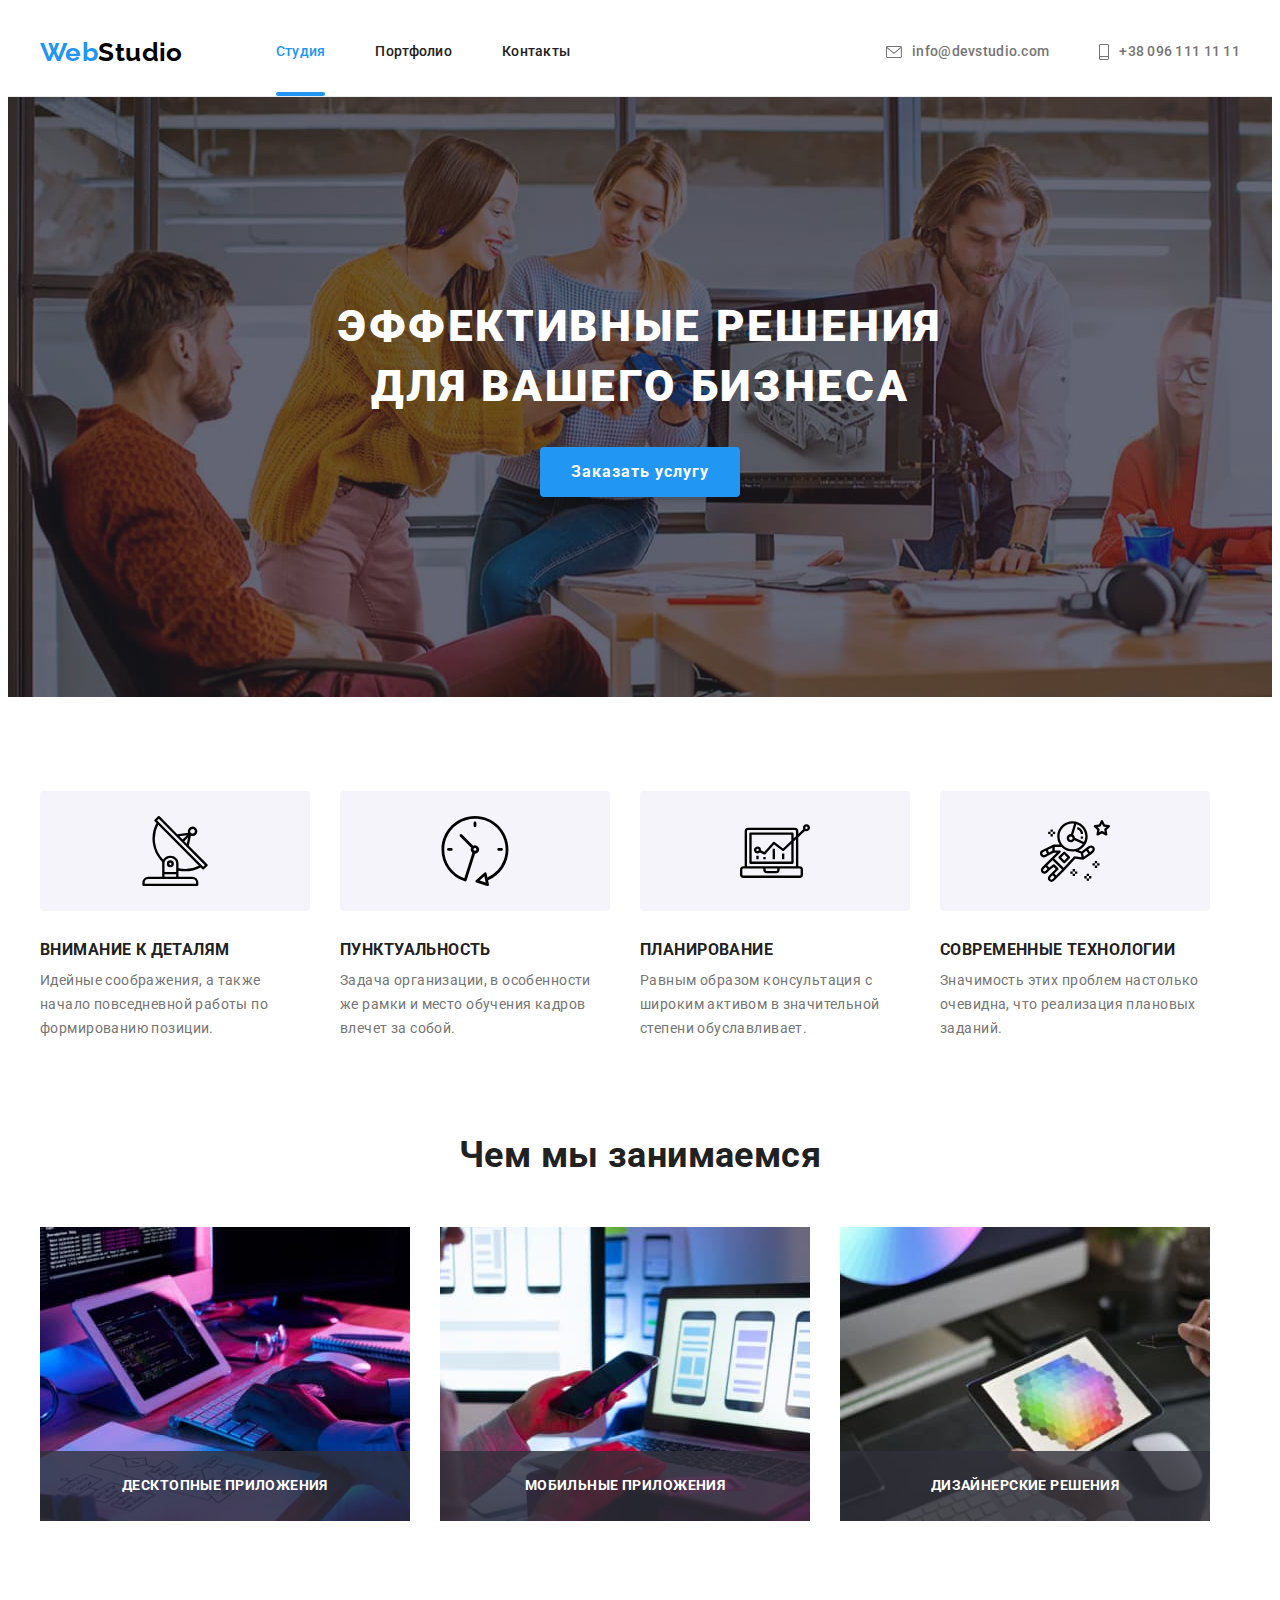
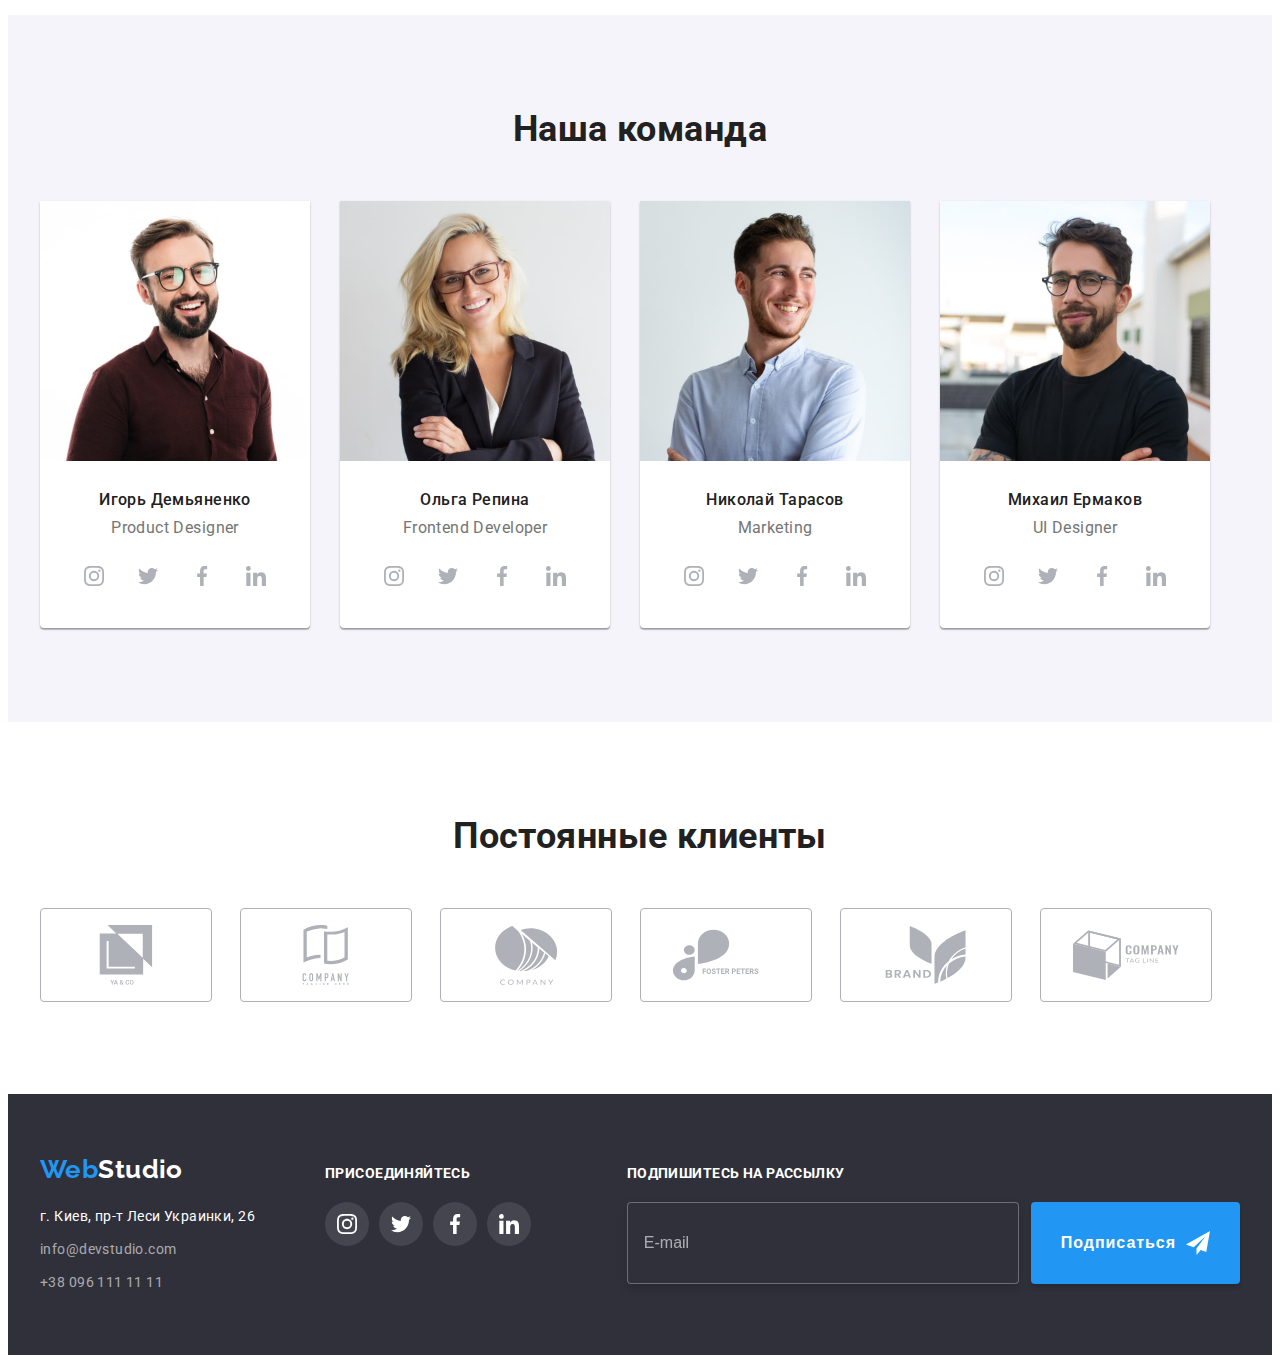
<file: index.html>
<!DOCTYPE html>
<html lang="ru">
  <head>
    <meta charset="UTF-8" />
    <meta http-equiv="X-UA-Compatible" content="IE=edge" />
    <meta name="viewport" content="width=device-width, initial-scale=1.0" />

    <link rel="preconnect" href="https://fonts.googleapis.com" />
    <link rel="preconnect" href="https://fonts.gstatic.com" crossorigin />
    <link
      href="https://fonts.googleapis.com/css2?family=Raleway:wght@700&family=Roboto:wght@400;500;700;900&display=swap"
      rel="stylesheet"
    />
    <link
      rel="stylesheet"
      href="https://cdnjs.cloudflare.com/ajax/libs/modern-normalize/1.1.0/modern-normalize.min.css"
      integrity="sha512-wpPYUAdjBVSE4KJnH1VR1HeZfpl1ub8YT/NKx4PuQ5NmX2tKuGu6U/JRp5y+Y8XG2tV+wKQpNHVUX03MfMFn9Q=="
      crossorigin="anonymous"
      referrerpolicy="no-referrer"
    />
    <link rel="stylesheet" href="./css/main.min.css" />
    <title>Студия</title>
  </head>
  <body>
    <!-- header -->
    <header class="page-header">
      <div class="container container--flex">
        <a class="logo" href="./index.html">Web<span class="logo__header">Studio</span></a>
        <nav class="site-nav">
          <ul class="site-nav__list">
            <li class="site-nav__item">
              <a class="site-nav__link site-nav__link--current" href="./index.html">Студия</a>
            </li>
            <li class="site-nav__item">
              <a class="site-nav__link" href="./portfolio.html">Портфолио</a>
            </li>
            <li class="site-nav__item"><a class="site-nav__link" href="/">Контакты</a></li>
          </ul>
        </nav>
        <ul class="contacts-nav">
          <li class="contacts-nav__item">
            <a class="contacts-nav__link" href="mailto:info@devstudio.com">
              <svg class="contacts-nav__icon" width="16" height="12">
                <use href="./images/icons.svg#envelope"></use>
              </svg>
              info@devstudio.com</a
            >
          </li>
          <li class="contacts-nav__item">
            <a class="contacts-nav__link" href="tel:+380961111111">
              <svg class="contacts-nav__icon" width="10" height="16">
                <use href="./images/icons.svg#smartphone"></use>
              </svg>
              +38 096 111 11 11</a
            >
          </li>
        </ul>
      </div>
    </header>
    <main>
      <!-- hero -->
      <section class="hero">
        <div class="container">
          <h1 class="hero__title">Эффективные решения для вашего бизнеса</h1>
          <button data-modal-open class="hero__button" type="button">Заказать услугу</button>
        </div>
      </section>
      <!-- Наши преимущества -->
      <section class="section">
        <div class="container">
          <h2 class="section__title section__title--visually-hidden">Наши преимущества</h2>
          <ul class="features">
            <li class="features__item">
              <div class="features__box">
                <svg class="features__icon" width="70" height="70">
                  <use href="./images/icons.svg#antenna"></use>
                </svg>
              </div>
              <h3 class="features__title">Внимание к деталям</h3>
              <p>
                Идейные соображения, а также начало повседневной работы по формированию позиции.
              </p>
            </li>
            <li class="features__item">
              <div class="features__box">
                <svg class="features__icon" width="70" height="70">
                  <use href="./images/icons.svg#clock"></use>
                </svg>
              </div>
              <h3 class="features__title">Пунктуальность</h3>
              <p>
                Задача организации, в особенности же рамки и место обучения кадров влечет за собой.
              </p>
            </li>
            <li class="features__item">
              <div class="features__box">
                <svg class="features__icon" width="70" height="70">
                  <use href="./images/icons.svg#diagram"></use>
                </svg>
              </div>
              <h3 class="features__title">Планирование</h3>
              <p>
                Равным образом консультация с широким активом в значительной степени обуславливает.
              </p>
            </li>
            <li class="features__item">
              <div class="features__box">
                <svg class="features__icon" width="70" height="70">
                  <use href="./images/icons.svg#astronaut"></use>
                </svg>
              </div>
              <h3 class="features__title">Современные технологии</h3>
              <p>Значимость этих проблем настолько очевидна, что реализация плановых заданий.</p>
            </li>
          </ul>
        </div>
      </section>
      <!-- Чем мы занимаемся -->
      <section class="section section--padding">
        <div class="container">
          <h2 class="section__title">Чем мы занимаемся</h2>
          <ul class="work-list">
            <li class="work-list__item">
              <img
                class="work-list__img"
                src="./images/box1.jpg"
                alt="Работа за компьютером"
                width="370"
              />
              <div class="work-list__tumb">
                <h3 class="work-list__header">Десктопные приложения</h3>
              </div>
            </li>
            <li class="work-list__item">
              <img src="./images/box2.jpg" alt="Работа с телефоном" width="370" />
              <div class="work-list__tumb">
                <h3 class="work-list__header">Мобильные приложения</h3>
              </div>
            </li>
            <li class="work-list__item">
              <img src="./images/box3.jpg" alt="Работа с планшетом" width="370" />
              <div class="work-list__tumb">
                <h3 class="work-list__header">Дизайнерские решения</h3>
              </div>
            </li>
          </ul>
        </div>
      </section>
      <!-- Наша команда -->
      <section class="section section--bgc">
        <div class="container">
          <h2 class="section__title">Наша команда</h2>
          <ul class="team-cards">
            <li class="team-cards__item">
              <img src="./images/ihor.jpg" alt="Игорь Демьяненко" width="270" />
              <div class="team-cards__tumb">
                <h3 class="team-cards__name">Игорь Демьяненко</h3>
                <p class="team-cards__pos" lang="en">Product Designer</p>
                <ul class="team-social">
                  <li class="team-social__item">
                    <a class="team-social__link" href="#">
                      <svg class="team-social__icon" width="20" height="20">
                        <use href="./images/icons.svg#instagram"></use>
                      </svg>
                    </a>
                  </li>
                  <li class="team-social__item">
                    <a class="team-social__link" href="#">
                      <svg class="team-social__icon" width="20" height="20">
                        <use href="./images/icons.svg#twitter"></use>
                      </svg>
                    </a>
                  </li>
                  <li class="team-social__item">
                    <a class="team-social__link" href="#">
                      <svg class="team-social__icon" width="20" height="20">
                        <use href="./images/icons.svg#facebook"></use>
                      </svg>
                    </a>
                  </li>
                  <li class="team-social__item">
                    <a class="team-social__link" href="#">
                      <svg class="team-social__icon" width="20" height="20">
                        <use href="./images/icons.svg#linkedin"></use>
                      </svg>
                    </a>
                  </li>
                </ul>
              </div>
            </li>
            <li class="team-cards__item">
              <img src="./images/olha.jpg" alt="Ольга Репина" width="270" />
              <div class="team-cards__tumb">
                <h3 class="team-cards__name">Ольга Репина</h3>
                <p class="team-cards__pos" lang="en">Frontend Developer</p>
                <ul class="team-social">
                  <li class="team-social__item">
                    <a class="team-social__link" href="#">
                      <svg class="team-social__icon" width="20" height="20">
                        <use href="./images/icons.svg#instagram"></use>
                      </svg>
                    </a>
                  </li>
                  <li class="team-social__item">
                    <a class="team-social__link" href="#">
                      <svg class="team-social__icon" width="20" height="20">
                        <use href="./images/icons.svg#twitter"></use>
                      </svg>
                    </a>
                  </li>
                  <li class="team-social__item">
                    <a class="team-social__link" href="#">
                      <svg class="team-social__icon" width="20" height="20">
                        <use href="./images/icons.svg#facebook"></use>
                      </svg>
                    </a>
                  </li>
                  <li class="team-social__item">
                    <a class="team-social__link" href="#">
                      <svg class="team-social__icon" width="20" height="20">
                        <use href="./images/icons.svg#linkedin"></use>
                      </svg>
                    </a>
                  </li>
                </ul>
              </div>
            </li>
            <li class="team-cards__item">
              <img src="./images/nikolai.jpg" alt="Николай Тарасов" width="270" />
              <div class="team-cards__tumb">
                <h3 class="team-cards__name">Николай Тарасов</h3>
                <p class="team-cards__pos" lang="en">Marketing</p>
                <ul class="team-social">
                  <li class="team-social__item">
                    <a class="team-social__link" href="#">
                      <svg class="team-social__icon" width="20" height="20">
                        <use href="./images/icons.svg#instagram"></use>
                      </svg>
                    </a>
                  </li>
                  <li class="team-social__item">
                    <a class="team-social__link" href="#">
                      <svg class="team-social__icon" width="20" height="20">
                        <use href="./images/icons.svg#twitter"></use>
                      </svg>
                    </a>
                  </li>
                  <li class="team-social__item">
                    <a class="team-social__link" href="#">
                      <svg class="team-social__icon" width="20" height="20">
                        <use href="./images/icons.svg#facebook"></use>
                      </svg>
                    </a>
                  </li>
                  <li class="team-social__item">
                    <a class="team-social__link" href="#">
                      <svg class="team-social__icon" width="20" height="20">
                        <use href="./images/icons.svg#linkedin"></use>
                      </svg>
                    </a>
                  </li>
                </ul>
              </div>
            </li>
            <li class="team-cards__item">
              <img src="./images/mihail.jpg" alt="Михаил Ермаков" width="270" />
              <div class="team-cards__tumb">
                <h3 class="team-cards__name">Михаил Ермаков</h3>
                <p class="team-cards__pos" lang="en">UI Designer</p>
                <ul class="team-social">
                  <li class="team-social__item">
                    <a class="team-social__link" href="#">
                      <svg class="team-social__icon" width="20" height="20">
                        <use href="./images/icons.svg#instagram"></use>
                      </svg>
                    </a>
                  </li>
                  <li class="team-social__item">
                    <a class="team-social__link" href="#">
                      <svg class="team-social__icon" width="20" height="20">
                        <use href="./images/icons.svg#twitter"></use>
                      </svg>
                    </a>
                  </li>
                  <li class="team-social__item">
                    <a class="team-social__link" href="#">
                      <svg class="team-social__icon" width="20" height="20">
                        <use href="./images/icons.svg#facebook"></use>
                      </svg>
                    </a>
                  </li>
                  <li class="team-social__item">
                    <a class="team-social__link" href="#">
                      <svg class="team-social__icon" width="20" height="20">
                        <use href="./images/icons.svg#linkedin"></use>
                      </svg>
                    </a>
                  </li>
                </ul>
              </div>
            </li>
          </ul>
        </div>
      </section>
      <!-- Постоянные клиенты -->
      <section class="section">
        <div class="container">
          <h2 class="section__title">Постоянные клиенты</h2>
          <ul class="clients">
            <li class="clients__item">
              <a class="clients__link" href="#">
                <svg class="clients__icon" width="106" height="60">
                  <use href="./images/icons.svg#yaco"></use>
                </svg>
              </a>
            </li>
            <li class="clients__item">
              <a class="clients__link" href="#">
                <svg class="clients__icon" width="106" height="60">
                  <use href="./images/icons.svg#taglinehere"></use>
                </svg>
              </a>
            </li>
            <li class="clients__item">
              <a class="clients__link" href="#">
                <svg class="clients__icon" width="106" height="60">
                  <use href="./images/icons.svg#company"></use>
                </svg>
              </a>
            </li>
            <li class="clients__item">
              <a class="clients__link" href="#">
                <svg class="clients__icon" width="106" height="60">
                  <use href="./images/icons.svg#fosterpeters"></use>
                </svg>
              </a>
            </li>
            <li class="clients__item">
              <a class="clients__link" href="#">
                <svg class="clients__icon" width="106" height="60">
                  <use href="./images/icons.svg#companybrand"></use>
                </svg>
              </a>
            </li>
            <li class="clients__item">
              <a class="clients__link" href="#">
                <svg class="clients__icon" width="106" height="60">
                  <use href="./images/icons.svg#tagline"></use>
                </svg>
              </a>
            </li>
          </ul>
        </div>
      </section>
    </main>
    <!-- footer -->
    <footer class="footer">
      <div class="container footer--container">
        <div class="footer-contacts">
          <a class="logo logo--margin" href="./index.html"
            >Web<span class="logo__footer">Studio</span></a
          >
          <address class="adress">
            <ul class="adress__list">
              <li class="adress__item">
                <a class="adress__link adress__link--color" href="#"
                  >г. Киев, пр-т Леси Украинки, 26</a
                >
              </li>
              <li class="adress__item">
                <a class="adress__link" href="mailto:info@devstudio.com">info@devstudio.com</a>
              </li>
              <li class="adress__item">
                <a class="adress__link" href="tel:+380961111111">+38 096 111 11 11</a>
              </li>
            </ul>
          </address>
        </div>
        <div class="footer-social">
          <h2 class="footer-title">Присоединяйтесь</h2>
          <ul class="footer-social__list">
            <li class="footer-social__item">
              <a class="footer-social__link" href="#">
                <svg class="footer-social__icon" width="20" height="20">
                  <use href="./images/icons.svg#instagram"></use>
                </svg>
              </a>
            </li>
            <li class="footer-social__item">
              <a class="footer-social__link" href="#">
                <svg class="footer-social__icon" width="20" height="20">
                  <use href="./images/icons.svg#twitter"></use>
                </svg>
              </a>
            </li>
            <li class="footer-social__item">
              <a class="footer-social__link" href="#">
                <svg class="footer-social__icon" width="20" height="20">
                  <use href="./images/icons.svg#facebook"></use>
                </svg>
              </a>
            </li>
            <li class="footer-social__item">
              <a class="footer-social__link" href="#">
                <svg class="footer-social__icon" width="20" height="20">
                  <use href="./images/icons.svg#linkedin"></use>
                </svg>
              </a>
            </li>
          </ul>
        </div>
        <div class="footer-subscribe">
          <h2 class="footer-title">Подпишитесь на рассылку</h2>
          <form class="footer-subscribe__form">
            <label class="footer-subscribe__label">
              <input
                class="footer-subscribe__input"
                type="email"
                name="footer-email"
                placeholder="E-mail"
              />
            </label>
            <button class="footer-subscribe__button" type="submit">
              Подписаться
              <svg class="footer-subscribe__icon" width="24" height="24">
                <use href="./images/icons.svg#iconsend"></use>
              </svg>
            </button>
          </form>
        </div>
      </div>
    </footer>
    <!-- Модальное окно -->
    <div data-modal class="backdrop is-hidden">
      <div class="modal">
        <button data-modal-close type="button" class="modal__button-close">
          <svg class="modal__icon-close" width="18" height="18">
            <use href="./images/icons.svg#close"></use>
          </svg>
        </button>
        <form class="modal__form">
          <h2 class="modal__title">Оставьте свои данные, мы вам перезвоним</h2>

          <label class="modal__label"
            >Имя
            <input type="username" name="name" class="modal__input" />
            <svg class="modal__icon" width="12" height="12">
              <use href="./images/icons.svg#usericon"></use>
            </svg>
          </label>

          <label class="modal__label"
            >Телефон
            <input type="tel" name="tel" class="modal__input" />

            <svg class="modal__icon" width="13" height="13">
              <use href="./images/icons.svg#userphone"></use>
            </svg>
          </label>

          <label class="modal__label"
            >Почта
            <input type="email" name="email" class="modal__input" />

            <svg class="modal__icon" width="15" height="12">
              <use href="./images/icons.svg#usermail"></use>
            </svg>
          </label>

          <label class="modal__label modal__label--margin">
            Комментарий
            <textarea
              class="modal__input modal__input-padding"
              name="comment"
              id="comment"
              rows="10"
              placeholder="Введите текст"
            ></textarea>
          </label>

          <label class="modal__checkbox">
            <input
              type="checkbox"
              name="checkbox"
              class="modal__checkbox-input modal__checkbox-input--visually-hidden"
            />
            <span class="modal__icon-empty">
              <svg class="modal__icon-ckeck" width="16" height="15">
                <use href="./images/icons.svg#icon-check"></use>
              </svg>
            </span>
            Соглашаюсь с рассылкой и принимаю &NonBreakingSpace;
            <a class="modal__link" href="#">Условия договора</a>
          </label>

          <button class="modal__button" type="submit">Отправить</button>
        </form>
      </div>
    </div>
    <script src="./js/modal.js"></script>
  </body>
</html>
</file>
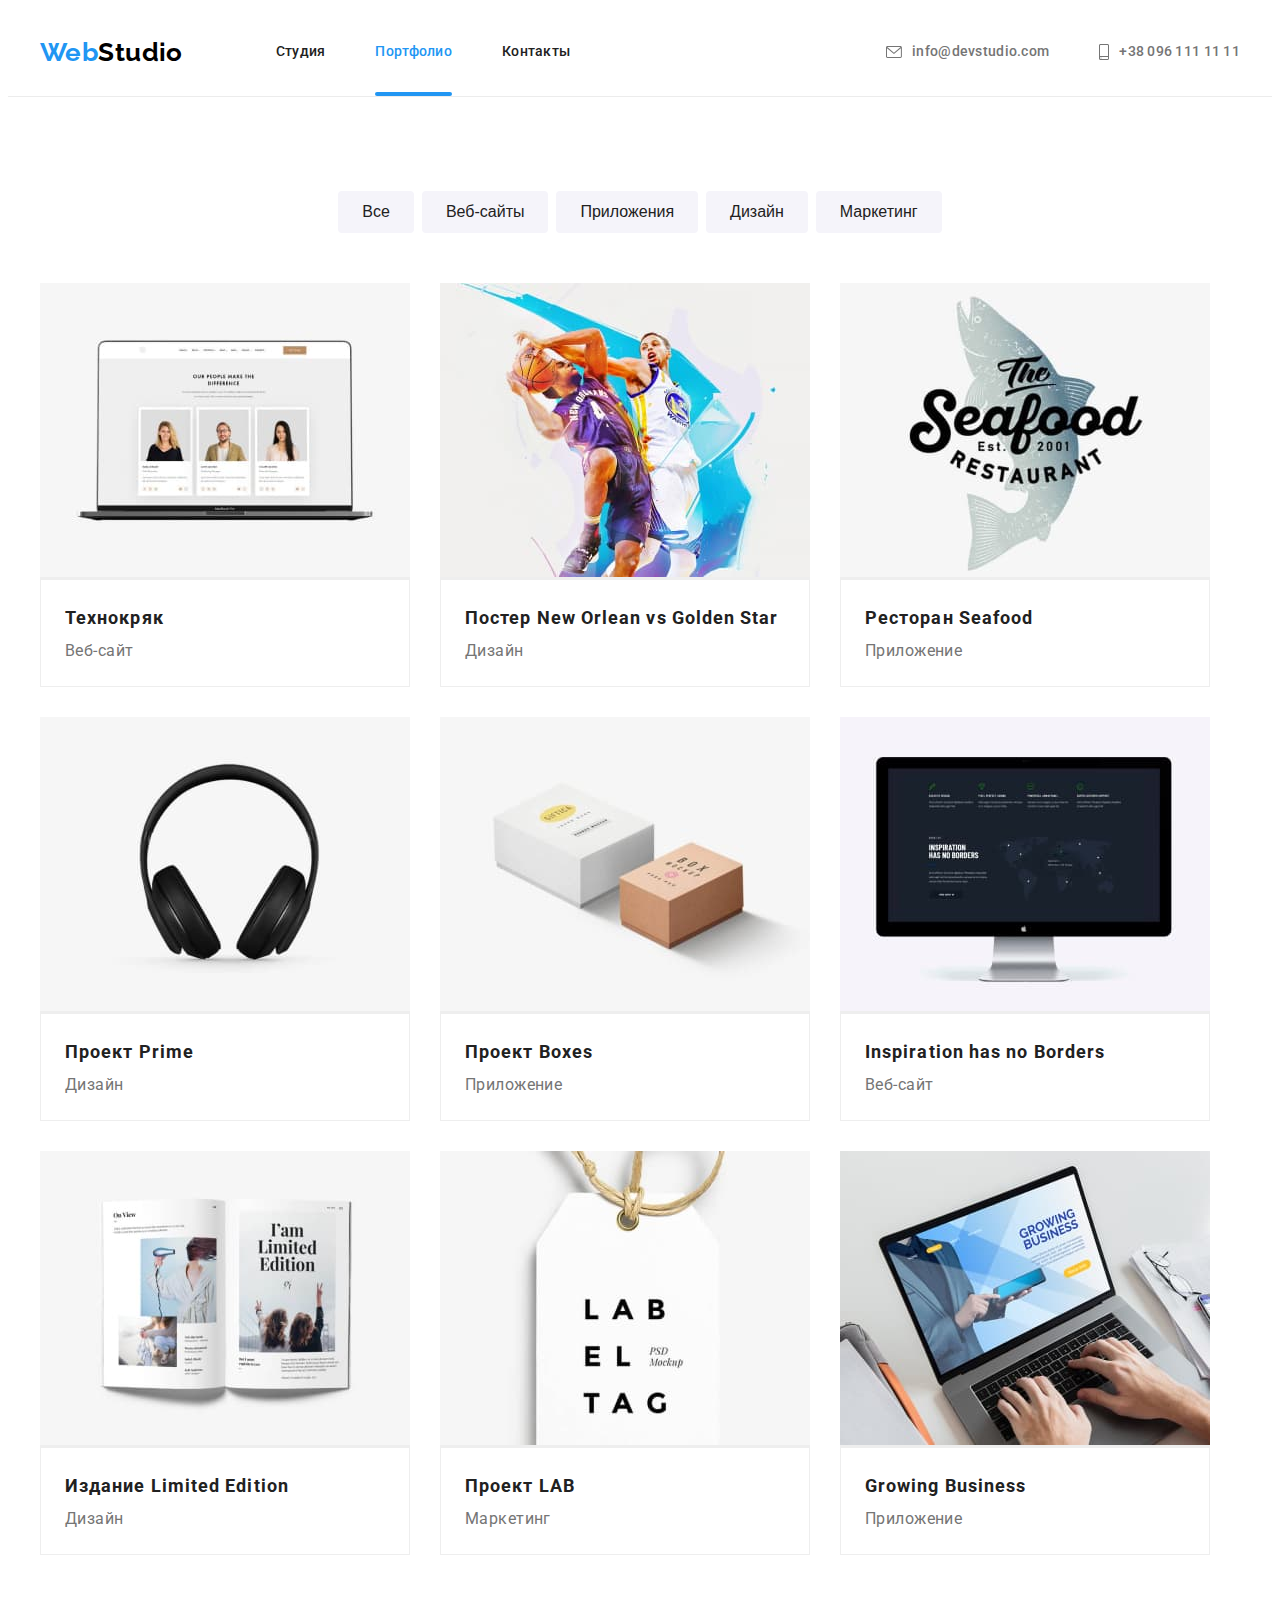
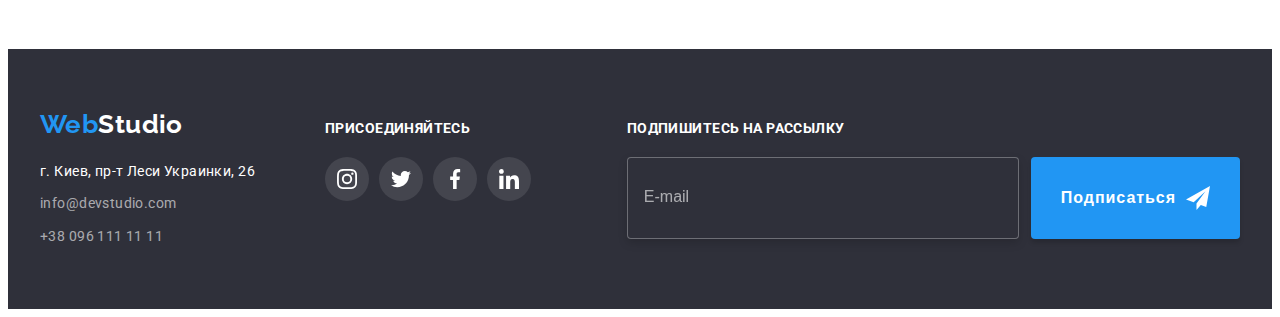
<file: portfolio.html>
<!DOCTYPE html>
<html lang="ru">
  <head>
    <meta charset="UTF-8" />
    <meta http-equiv="X-UA-Compatible" content="IE=edge" />
    <meta name="viewport" content="width=device-width, initial-scale=1.0" />
    <link rel="preconnect" href="https://fonts.googleapis.com" />
    <link rel="preconnect" href="https://fonts.gstatic.com" crossorigin />
    <link
      href="https://fonts.googleapis.com/css2?family=Raleway:wght@700&family=Roboto:wght@400;500;700;900&display=swap"
      rel="stylesheet"
    />
    <link
      rel="stylesheet"
      href="https://cdnjs.cloudflare.com/ajax/libs/modern-normalize/1.1.0/modern-normalize.min.css"
      integrity="sha512-wpPYUAdjBVSE4KJnH1VR1HeZfpl1ub8YT/NKx4PuQ5NmX2tKuGu6U/JRp5y+Y8XG2tV+wKQpNHVUX03MfMFn9Q=="
      crossorigin="anonymous"
      referrerpolicy="no-referrer"
    />
    <link rel="stylesheet" href="./css/main.min.css" />
    <title>Портфолио</title>
  </head>
  <body>
    <!-- header -->
    <header class="page-header">
      <div class="container container--flex">
        <a class="logo" href="./index.html">Web<span class="logo__header">Studio</span></a>
        <nav class="site-nav">
          <ul class="site-nav__list">
            <li class="site-nav__item">
              <a class="site-nav__link" href="./index.html">Студия</a>
            </li>
            <li class="site-nav__item">
              <a class="site-nav__link site-nav__link--current" href="./portfolio.html"
                >Портфолио</a
              >
            </li>
            <li class="site-nav__item"><a class="site-nav__link" href="/">Контакты</a></li>
          </ul>
        </nav>
        <ul class="contacts-nav">
          <li class="contacts-nav__item">
            <a class="contacts-nav__link" href="mailto:info@devstudio.com">
              <svg class="contacts-nav__icon" width="16" height="12">
                <use href="./images/icons.svg#envelope"></use>
              </svg>
              info@devstudio.com</a
            >
          </li>
          <li class="contacts-nav__item">
            <a class="contacts-nav__link" href="tel:+380961111111">
              <svg class="contacts-nav__icon" width="10" height="16">
                <use href="./images/icons.svg#smartphone"></use>
              </svg>
              +38 096 111 11 11</a
            >
          </li>
        </ul>
      </div>
    </header>
    <main>
      <!-- Фильтр наших работ -->
      <section class="section">
        <div class="container">
          <h1 class="section-title section-title--visually-hidden">Фильтр наших работ</h1>
          <ul class="filter">
            <li class="filter__item"><button class="filter__button" type="button">Все</button></li>
            <li class="filter__item">
              <button class="filter__button" type="button">Веб-сайты</button>
            </li>
            <li class="filter__item">
              <button class="filter__button" type="button">Приложения</button>
            </li>
            <li class="filter__item">
              <button class="filter__button" type="button">Дизайн</button>
            </li>
            <li class="filter__item">
              <button class="filter__button" type="button">Маркетинг</button>
            </li>
          </ul>
          <!-- Примеры работ -->
          <ul class="gallery">
            <li class="gallery__item">
              <a class="gallery__link" href="#">
                <div class="gallery__overlay">
                  <img
                    class="gallery__img"
                    src="./images/pimg1.jpg"
                    alt="Страница веб-сайта"
                    width="370"
                  />

                  <p class="gallery__overlay-text">
                    Технокряк это современная площадка распространения коронавируса. Компании
                    используют эту платформу для цифрового шпионажа и атак на защищённые сервера
                    конкурентов.
                  </p>
                </div>
                <div class="gallery__tumb">
                  <h2 class="gallery__title">Технокряк</h2>
                  <p class="gallery__text">Веб-сайт</p>
                </div>
              </a>
            </li>
            <li class="gallery__item">
              <a class="gallery__link" href="#">
                <div class="gallery__overlay">
                  <img
                    src="./images/pimg2.jpg"
                    alt="Постер New Orlean vs Golden Star"
                    width="370"
                  />
                  <p class="gallery__overlay-text">
                    Технокряк это современная площадка распространения коронавируса. Компании
                    используют эту платформу для цифрового шпионажа и атак на защищённые сервера
                    конкурентов.
                  </p>
                </div>
                <div class="gallery__tumb">
                  <h2 class="gallery__title">Постер New Orlean vs Golden Star</h2>
                  <p class="gallery__text">Дизайн</p>
                </div>
              </a>
            </li>
            <li class="gallery__item">
              <a class="gallery__link" href="#">
                <div class="gallery__overlay">
                  <img src="./images/pimg3.jpg" alt="Ресторан Seafood" width="370" />
                  <p class="gallery__overlay-text">
                    Технокряк это современная площадка распространения коронавируса. Компании
                    используют эту платформу для цифрового шпионажа и атак на защищённые сервера
                    конкурентов.
                  </p>
                </div>
                <div class="gallery__tumb">
                  <h2 class="gallery__title">Ресторан Seafood</h2>
                  <p class="gallery__text">Приложение</p>
                </div>
              </a>
            </li>
            <li class="gallery__item">
              <a class="gallery__link" href="#">
                <div class="gallery__overlay">
                  <img src="./images/pimg4.jpg" alt="Наушники" width="370" />
                  <p class="gallery__overlay-text">
                    Технокряк это современная площадка распространения коронавируса. Компании
                    используют эту платформу для цифрового шпионажа и атак на защищённые сервера
                    конкурентов.
                  </p>
                </div>
                <div class="gallery__tumb">
                  <h2 class="gallery__title">Проект Prime</h2>
                  <p class="gallery__text">Дизайн</p>
                </div>
              </a>
            </li>
            <li class="gallery__item">
              <a class="gallery__link" href="#">
                <div class="gallery__overlay">
                  <img src="./images/pimg5.jpg" alt="Белая и коричневая коробки" width="370" />
                  <p class="gallery__overlay-text">
                    Технокряк это современная площадка распространения коронавируса. Компании
                    используют эту платформу для цифрового шпионажа и атак на защищённые сервера
                    конкурентов.
                  </p>
                </div>
                <div class="gallery__tumb">
                  <h2 class="gallery__title">Проект Boxes</h2>
                  <p class="gallery__text">Приложение</p>
                </div>
              </a>
            </li>
            <li class="gallery__item">
              <a class="gallery__link" href="#">
                <div class="gallery__overlay">
                  <img
                    src="./images/pimg6.jpg"
                    alt="Страница сайта Inspiration has no Borders"
                    width="370"
                  />
                  <p class="gallery__overlay-text">
                    Технокряк это современная площадка распространения коронавируса. Компании
                    используют эту платформу для цифрового шпионажа и атак на защищённые сервера
                    конкурентов.
                  </p>
                </div>
                <div class="gallery__tumb">
                  <h2 class="gallery__title">Inspiration has no Borders</h2>
                  <p class="gallery__text">Веб-сайт</p>
                </div>
              </a>
            </li>
            <li class="gallery__item">
              <a class="gallery__link" href="#">
                <div class="gallery__overlay">
                  <img src="./images/pimg7.jpg" alt="Открытый журнал" width="370" />
                  <p class="gallery__overlay-text">
                    Технокряк это современная площадка распространения коронавируса. Компании
                    используют эту платформу для цифрового шпионажа и атак на защищённые сервера
                    конкурентов.
                  </p>
                </div>
                <div class="gallery__tumb">
                  <h2 class="gallery__title">Издание Limited Edition</h2>
                  <p class="gallery__text">Дизайн</p>
                </div>
              </a>
            </li>
            <li class="gallery__item">
              <a class="gallery__link" href="#">
                <div class="gallery__overlay">
                  <img src="./images/pimg8.jpg" alt="Брелок с надписью LAB EL TAG" width="370" />
                  <p class="gallery__overlay-text">
                    Технокряк это современная площадка распространения коронавируса. Компании
                    используют эту платформу для цифрового шпионажа и атак на защищённые сервера
                    конкурентов.
                  </p>
                </div>
                <div class="gallery__tumb">
                  <h2 class="gallery__title">Проект LAB</h2>
                  <p class="gallery__text">Маркетинг</p>
                </div>
              </a>
            </li>
            <li class="gallery__item">
              <a class="gallery__link" href="#">
                <div class="gallery__overlay">
                  <img
                    src="./images/pimg9.jpg"
                    alt="Открытый ноутбук со страницей Growing Business"
                    width="370"
                  />
                  <p class="gallery__overlay-text">
                    Технокряк это современная площадка распространения коронавируса. Компании
                    используют эту платформу для цифрового шпионажа и атак на защищённые сервера
                    конкурентов.
                  </p>
                </div>
                <div class="gallery__tumb">
                  <h2 class="gallery__title">Growing Business</h2>
                  <p class="gallery__text">Приложение</p>
                </div>
              </a>
            </li>
          </ul>
        </div>
      </section>
    </main>
    <!-- footer -->
    <footer class="footer">
      <div class="container footer--container">
        <div class="footer-contacts">
          <a class="logo logo--margin" href="./index.html"
            >Web<span class="logo__footer">Studio</span></a
          >
          <address class="adress">
            <ul class="adress__list">
              <li class="adress__item">
                <a class="adress__link adress__link--color" href="#"
                  >г. Киев, пр-т Леси Украинки, 26</a
                >
              </li>
              <li class="adress__item">
                <a class="adress__link" href="mailto:info@devstudio.com">info@devstudio.com</a>
              </li>
              <li class="adress__item">
                <a class="adress__link" href="tel:+380961111111">+38 096 111 11 11</a>
              </li>
            </ul>
          </address>
        </div>
        <div class="footer-social">
          <h2 class="footer-title">Присоединяйтесь</h2>
          <ul class="footer-social__list">
            <li class="footer-social__item">
              <a class="footer-social__link" href="#">
                <svg class="footer-social__icon" width="20" height="20">
                  <use href="./images/icons.svg#instagram"></use>
                </svg>
              </a>
            </li>
            <li class="footer-social__item">
              <a class="footer-social__link" href="#">
                <svg class="footer-social__icon" width="20" height="20">
                  <use href="./images/icons.svg#twitter"></use>
                </svg>
              </a>
            </li>
            <li class="footer-social__item">
              <a class="footer-social__link" href="#">
                <svg class="footer-social__icon" width="20" height="20">
                  <use href="./images/icons.svg#facebook"></use>
                </svg>
              </a>
            </li>
            <li class="footer-social__item">
              <a class="footer-social__link" href="#">
                <svg class="footer-social__icon" width="20" height="20">
                  <use href="./images/icons.svg#linkedin"></use>
                </svg>
              </a>
            </li>
          </ul>
        </div>
        <div class="footer-subscribe">
          <h2 class="footer-title">Подпишитесь на рассылку</h2>
          <form class="footer-subscribe__form">
            <label class="footer-subscribe__label">
              <input
                class="footer-subscribe__input"
                type="email"
                name="footer-email"
                placeholder="E-mail"
              />
            </label>
            <button class="footer-subscribe__button" type="submit">
              Подписаться
              <svg class="footer-subscribe__icon" width="24" height="24">
                <use href="./images/icons.svg#iconsend"></use>
              </svg>
            </button>
          </form>
        </div>
      </div>
    </footer>
  </body>
</html>
</file>
<file: css/main.min.css>
h1,h2,h3,p{margin-top:0;margin-bottom:0}a{text-decoration:none}ul{list-style-type:none;padding:0;margin:0}img{display:block;max-width:100%;height:auto}textarea{resize:none}body{font-family:Roboto, sans-serif;font-size:14px;line-height:1.71;letter-spacing:0.03em;color:#757575}.container{width:1200px;padding:0 15px;margin:0 auto}.section{padding:94px 0}.section__title{margin-bottom:50px;text-align:center;font-weight:700;font-size:36px;line-height:1.16;color:#212121}.page-header{border-bottom-width:1px;border-bottom-style:solid;border-bottom-color:#ececec}.container--flex{display:-webkit-box;display:-ms-flexbox;display:flex;-webkit-box-align:center;-ms-flex-align:center;align-items:center}.site-nav{margin-left:93px}.site-nav__list{display:-webkit-box;display:-ms-flexbox;display:flex}.site-nav__item{position:relative;display:block;padding-top:32px;padding-bottom:32px}.site-nav__item:not(:last-child){margin-right:50px}.site-nav__link:hover,.site-nav__link:focus{color:#2196f3}.site-nav__link{font-weight:500;line-height:1.14;letter-spacing:0.02em;color:#212121;-webkit-transition:color 250ms cubic-bezier(0.4, 0, 0.2, 1);transition:color 250ms cubic-bezier(0.4, 0, 0.2, 1)}.site-nav__link:hover,.site-nav__link:focus{color:#2196f3}.site-nav__link--current{color:#2196f3}.site-nav__link--current::after{position:absolute;bottom:0;content:'';display:block;width:100%;height:4px;border-radius:2px;background-color:#2196f3}.logo{font-family:Raleway;font-weight:700;font-size:26px;line-height:1.19;color:#2196f3}.logo__header{color:#000000}.contacts-nav{-webkit-box-pack:center;-ms-flex-pack:center;justify-content:center;display:-webkit-box;display:-ms-flexbox;display:flex;margin-left:auto}.contacts-nav__item:not(:last-child){margin-right:50px}.contacts-nav__link{display:-webkit-box;display:-ms-flexbox;display:flex;-webkit-box-align:center;-ms-flex-align:center;align-items:center;font-weight:500;line-height:1.14;letter-spacing:0.02em;color:#757575;-webkit-transition:color 250ms cubic-bezier(0.4, 0, 0.2, 1);transition:color 250ms cubic-bezier(0.4, 0, 0.2, 1)}.contacts-nav__link:hover,.contacts-nav__link:focus{color:#2196f3}.contacts-nav__icon{fill:currentColor;margin-right:10px}.hero{padding:200px 0;margin-left:auto;margin-right:auto;text-align:center;max-width:1600px;background-position:center;background-size:cover;background:#2f303a;background-image:-webkit-gradient(linear, left top, right top, from(rgba(47,48,58,0.4)), to(rgba(47,48,58,0.4))),url(../images/herobgc.jpg);background-image:linear-gradient(to right, rgba(47,48,58,0.4), rgba(47,48,58,0.4)),url(../images/herobgc.jpg)}.hero__title{margin-bottom:30px;margin-left:auto;margin-right:auto;width:696px;font-weight:900;font-size:44px;line-height:1.36;letter-spacing:0.06em;text-transform:uppercase;color:#fff}.hero__button{cursor:pointer;font-family:Roboto;font-weight:700;font-size:16px;line-height:1.87;letter-spacing:0.06em;color:#fff;min-width:200px;min-height:50px;background-color:#2196f3;-webkit-box-shadow:0px 4px 4px rgba(0,0,0,0.15);box-shadow:0px 4px 4px rgba(0,0,0,0.15);border-radius:4px;border-color:transparent}.features{display:-webkit-box;display:-ms-flexbox;display:flex}.features__item{width:270px}.features__item:not(:last-child){margin-right:30px}.features__box{display:-webkit-box;display:-ms-flexbox;display:flex;-webkit-box-align:center;-ms-flex-align:center;align-items:center;-webkit-box-pack:center;-ms-flex-pack:center;justify-content:center;height:120px;margin-bottom:30px;background-color:#f5f4fa;border-radius:4px}.features__title{margin-bottom:10px;font-weight:700;line-height:1.14;text-transform:uppercase;color:#212121}.section__title--visually-hidden{position:absolute;clip:rect(0 0 0 0);width:1px;height:1px;margin:-1px}.section--padding{padding-top:0}.work-list{display:-webkit-box;display:-ms-flexbox;display:flex}.work-list__item{position:relative}.work-list__item:not(:last-child){margin-right:30px}.work-list__tumb{display:-webkit-box;display:-ms-flexbox;display:flex;-webkit-box-pack:center;-ms-flex-pack:center;justify-content:center;-webkit-box-align:center;-ms-flex-align:center;align-items:center;position:absolute;bottom:0;width:370px;height:70px;background-color:rgba(47,48,58,0.8)}.work-list__header{font-size:14px;font-weight:700;line-height:1.14;text-transform:uppercase;color:#fff}.section--bgc{background-color:#f5f4fa}.team-cards{display:-webkit-box;display:-ms-flexbox;display:flex;text-align:center}.team-cards__item{background:#ffffff;-webkit-box-shadow:0px 1px 3px rgba(0,0,0,0.12),0px 1px 1px rgba(0,0,0,0.14),0px 2px 1px rgba(0,0,0,0.2);box-shadow:0px 1px 3px rgba(0,0,0,0.12),0px 1px 1px rgba(0,0,0,0.14),0px 2px 1px rgba(0,0,0,0.2);border-radius:0px 0px 4px 4px}.team-cards__item:not(:last-child){margin-right:30px}.team-cards__tumb{padding:30px 0}.team-social{display:-webkit-box;display:-ms-flexbox;display:flex;-webkit-box-pack:center;-ms-flex-pack:center;justify-content:center}.team-social__item:not(:last-child){margin-right:10px}.team-social__link{display:-webkit-box;display:-ms-flexbox;display:flex;-webkit-box-pack:center;-ms-flex-pack:center;justify-content:center;-webkit-box-align:center;-ms-flex-align:center;align-items:center;width:44px;height:44px;border-radius:50%;color:#afb1b8;background-color:#fff;-webkit-transition:color 250ms cubic-bezier(0.4, 0, 0.2, 1),background-color 250ms cubic-bezier(0.4, 0, 0.2, 1);transition:color 250ms cubic-bezier(0.4, 0, 0.2, 1),background-color 250ms cubic-bezier(0.4, 0, 0.2, 1)}.team-social__link:focus,.team-social__link:hover{color:#fff;background-color:#2196f3}.team-social__icon{fill:currentColor}.team-cards__name{margin-bottom:10px;font-weight:500;font-size:16px;line-height:1.18;color:#212121}.team-cards__pos{font-size:16px;line-height:1.18;margin-bottom:16px}.clients{display:-webkit-box;display:-ms-flexbox;display:flex}.clients__item{width:170px;height:92px}.clients__item:not(:last-child){margin-right:30px}.clients__link{display:-webkit-box;display:-ms-flexbox;display:flex;-webkit-box-pack:center;-ms-flex-pack:center;justify-content:center;-webkit-box-align:center;-ms-flex-align:center;align-items:center;width:100%;height:100%;border-radius:4px;border:1px solid #afb1b8;color:#afb1b8;-webkit-transition:color 250ms cubic-bezier(0.4, 0, 0.2, 1),border-color 250ms cubic-bezier(0.4, 0, 0.2, 1);transition:color 250ms cubic-bezier(0.4, 0, 0.2, 1),border-color 250ms cubic-bezier(0.4, 0, 0.2, 1)}.clients__link:hover,.clients__link:focus{color:#2196f3;border-color:#2196f3}.clients__icon{fill:currentColor}.footer{padding:60px 0;background:#2f303a}.footer--container{display:-webkit-box;display:-ms-flexbox;display:flex;-webkit-box-align:baseline;-ms-flex-align:baseline;align-items:baseline}.footer-title{margin-bottom:20px;font-weight:700;font-size:14px;line-height:1.14;text-transform:uppercase;color:#fff}.logo__footer{color:#fff}.logo--margin{display:block;margin-bottom:20px}.footer-contacts{margin-right:70px}.adress{font-style:normal}.adress__link{-webkit-transition:color 250ms cubic-bezier(0.4, 0, 0.2, 1);transition:color 250ms cubic-bezier(0.4, 0, 0.2, 1);color:rgba(255,255,255,0.6)}.adress__link:focus,.adress__link:hover{color:#2196f3}.adress__link--color{color:#fff}.adress__item:not(:last-child){margin-bottom:9px}.footer-social__list{display:-webkit-box;display:-ms-flexbox;display:flex}.footer-social__item:not(:last-child){margin-right:10px}.footer-social__link{border-radius:50%;display:-webkit-box;display:-ms-flexbox;display:flex;-webkit-box-pack:center;-ms-flex-pack:center;justify-content:center;-webkit-box-align:center;-ms-flex-align:center;align-items:center;width:44px;height:44px;color:#fff;background-color:rgba(255,255,255,0.1);-webkit-transition:background-color 250ms cubic-bezier(0.4, 0, 0.2, 1);transition:background-color 250ms cubic-bezier(0.4, 0, 0.2, 1)}.footer-social__link:hover,.footer-social__link:focus{background-color:#2196f3}.footer-social__icon{fill:currentColor}.footer-subscribe{margin-left:auto}.footer-subscribe__form{display:-webkit-box;display:-ms-flexbox;display:flex}.footer-subscribe__label{margin-right:12px}.footer-subscribe__input{cursor:pointer;padding:15px 16px;width:358px;height:50px;border:1px solid rgba(255,255,255,0.3);-webkit-filter:drop-shadow(0px 4px 4px rgba(0,0,0,0.15));filter:drop-shadow(0px 4px 4px rgba(0,0,0,0.15));border-radius:4px;background-color:#2f303a}.footer-subscribe__input::-webkit-input-placeholder{font-size:16px;line-height:1.25;color:rgba(255,255,255,0.6)}.footer-subscribe__input:-ms-input-placeholder{font-size:16px;line-height:1.25;color:rgba(255,255,255,0.6)}.footer-subscribe__input::-ms-input-placeholder{font-size:16px;line-height:1.25;color:rgba(255,255,255,0.6)}.footer-subscribe__input::placeholder{font-size:16px;line-height:1.25;color:rgba(255,255,255,0.6)}.footer-subscribe__button{cursor:pointer;padding:10px 28px;font-weight:700;font-size:16px;line-height:1.87;display:-webkit-box;display:-ms-flexbox;display:flex;-webkit-box-align:center;-ms-flex-align:center;align-items:center;letter-spacing:0.06em;background:#2196f3;-webkit-box-shadow:0px 4px 4px rgba(0,0,0,0.15);box-shadow:0px 4px 4px rgba(0,0,0,0.15);border-radius:4px;border-color:transparent;color:#fff}.footer-subscribe__icon{fill:#ffffff;margin-left:10px}.section-title--visually-hidden{position:absolute;clip:rect(0 0 0 0);width:1px;height:1px;margin:-1px}.filter{display:-webkit-box;display:-ms-flexbox;display:flex;-webkit-box-pack:center;-ms-flex-pack:center;justify-content:center;margin-bottom:50px}.filter__item:not(:last-child){margin-right:8px}.filter__button{cursor:pointer;padding:6px 22px;font-weight:500;font-size:16px;line-height:1.62;text-align:center;color:#212121;background-color:#f5f4fa;border-radius:4px;border-color:transparent;-webkit-transition:color 250ms cubic-bezier(0.4, 0, 0.2, 1),background-color 250ms cubic-bezier(0.4, 0, 0.2, 1),-webkit-box-shadow 250ms cubic-bezier(0.4, 0, 0.2, 1);transition:color 250ms cubic-bezier(0.4, 0, 0.2, 1),background-color 250ms cubic-bezier(0.4, 0, 0.2, 1),-webkit-box-shadow 250ms cubic-bezier(0.4, 0, 0.2, 1);transition:color 250ms cubic-bezier(0.4, 0, 0.2, 1),background-color 250ms cubic-bezier(0.4, 0, 0.2, 1),box-shadow 250ms cubic-bezier(0.4, 0, 0.2, 1);transition:color 250ms cubic-bezier(0.4, 0, 0.2, 1),background-color 250ms cubic-bezier(0.4, 0, 0.2, 1),box-shadow 250ms cubic-bezier(0.4, 0, 0.2, 1),-webkit-box-shadow 250ms cubic-bezier(0.4, 0, 0.2, 1)}.filter__button:hover,.filter__button:focus{color:#fff;background-color:#2196f3;-webkit-box-shadow:0px 3px 1px rgba(0,0,0,0.1),0px 1px 2px rgba(0,0,0,0.08),0px 2px 2px rgba(0,0,0,0.12);box-shadow:0px 3px 1px rgba(0,0,0,0.1),0px 1px 2px rgba(0,0,0,0.08),0px 2px 2px rgba(0,0,0,0.12);border-radius:4px}.gallery{display:-webkit-box;display:-ms-flexbox;display:flex;-ms-flex-wrap:wrap;flex-wrap:wrap}.gallery__title{font-weight:700;font-size:18px;line-height:2;letter-spacing:0.06em;color:#212121}.gallery__text{color:#757575;font-size:16px;line-height:1.87}.gallery__item{margin-bottom:30px;margin-right:30px}.gallery__item:nth-child(3n){margin-right:0}.gallery__item:nth-last-child(-n+3){margin-bottom:0px}.gallery__link{display:block;-webkit-transition:-webkit-box-shadow 250ms cubic-bezier(0.4, 0, 0.2, 1);transition:-webkit-box-shadow 250ms cubic-bezier(0.4, 0, 0.2, 1);transition:box-shadow 250ms cubic-bezier(0.4, 0, 0.2, 1);transition:box-shadow 250ms cubic-bezier(0.4, 0, 0.2, 1), -webkit-box-shadow 250ms cubic-bezier(0.4, 0, 0.2, 1)}.gallery__link:focus,.gallery__link:hover{-webkit-box-shadow:0px 1px 1px rgba(0,0,0,0.12),0px 4px 4px rgba(0,0,0,0.06),1px 4px 6px rgba(0,0,0,0.16);box-shadow:0px 1px 1px rgba(0,0,0,0.12),0px 4px 4px rgba(0,0,0,0.06),1px 4px 6px rgba(0,0,0,0.16)}.gallery__overlay{position:relative;overflow:hidden}.gallery__overlay-text{position:absolute;padding:63px 24px;font-size:18px;line-height:1.56;-webkit-transform:translateY(0%);transform:translateY(0%);-webkit-transition:-webkit-transform 250ms cubic-bezier(0.4, 0, 0.2, 1);transition:-webkit-transform 250ms cubic-bezier(0.4, 0, 0.2, 1);transition:transform 250ms cubic-bezier(0.4, 0, 0.2, 1);transition:transform 250ms cubic-bezier(0.4, 0, 0.2, 1), -webkit-transform 250ms cubic-bezier(0.4, 0, 0.2, 1);background-color:rgba(33,150,243,0.9);color:#fff}.gallery__link:hover .gallery__overlay-text,.gallery__link:focus .gallery__overlay-text{-webkit-transform:translateY(-100%);transform:translateY(-100%)}.gallery__tumb{background-color:#ffffff;border-bottom-width:1px;border-left-width:1px;border-right-width:1px;border-style:solid;border-color:#eeeeee;padding:20px 24px}.backdrop{position:fixed;top:0;left:0;width:100%;height:100%;background-color:rgba(0,0,0,0.2)}.backdrop.is-hidden{visibility:hidden;opacity:0;pointer-events:none;-webkit-transition:opacity 250ms cubic-bezier(0.4, 0, 0.2, 1),visibility 250ms cubic-bezier(0.4, 0, 0.2, 1),-webkit-transform 250ms cubic-bezier(0.4, 0, 0.2, 1);transition:opacity 250ms cubic-bezier(0.4, 0, 0.2, 1),visibility 250ms cubic-bezier(0.4, 0, 0.2, 1),-webkit-transform 250ms cubic-bezier(0.4, 0, 0.2, 1);transition:transform 250ms cubic-bezier(0.4, 0, 0.2, 1),opacity 250ms cubic-bezier(0.4, 0, 0.2, 1),visibility 250ms cubic-bezier(0.4, 0, 0.2, 1);transition:transform 250ms cubic-bezier(0.4, 0, 0.2, 1),opacity 250ms cubic-bezier(0.4, 0, 0.2, 1),visibility 250ms cubic-bezier(0.4, 0, 0.2, 1),-webkit-transform 250ms cubic-bezier(0.4, 0, 0.2, 1)}.backdrop.is-hidden .modal{-webkit-transform:scale(0.5) translate(-50%, -50%);transform:scale(0.5) translate(-50%, -50%);opacity:0}.modal{padding:40px;position:absolute;top:50%;left:50%;min-width:528px;min-height:581px;opacity:1;-webkit-transform:scale(1) translate(-50%, -50%);transform:scale(1) translate(-50%, -50%);-webkit-transition:opacity 250ms cubic-bezier(0.4, 0, 0.2, 1),-webkit-transform 250ms cubic-bezier(0.4, 0, 0.2, 1);transition:opacity 250ms cubic-bezier(0.4, 0, 0.2, 1),-webkit-transform 250ms cubic-bezier(0.4, 0, 0.2, 1);transition:transform 250ms cubic-bezier(0.4, 0, 0.2, 1),opacity 250ms cubic-bezier(0.4, 0, 0.2, 1);transition:transform 250ms cubic-bezier(0.4, 0, 0.2, 1),opacity 250ms cubic-bezier(0.4, 0, 0.2, 1),-webkit-transform 250ms cubic-bezier(0.4, 0, 0.2, 1);background-color:#fff}.modal__title{margin-bottom:12px;font-weight:700;font-size:20px;line-height:1.15;text-align:center;color:#212121}.modal__button-close{cursor:pointer;display:-webkit-box;display:-ms-flexbox;display:flex;-webkit-box-pack:center;-ms-flex-pack:center;justify-content:center;-webkit-box-align:center;-ms-flex-align:center;align-items:center;position:absolute;top:8px;right:8px;border-radius:50%;width:30px;height:30px;border:1px solid rgba(0,0,0,0.1);background-color:#fff}.modal__button-close:hover .modal__icon-close,.modal__button-close:focus .modal__icon-close{fill:#2196f3}.modal__icon{-webkit-transition:fill 250ms cubic-bezier(0.4, 0, 0.2, 1);transition:fill 250ms cubic-bezier(0.4, 0, 0.2, 1);fill:#000000}.modal__label{position:relative;display:-webkit-box;display:-ms-flexbox;display:flex;-webkit-box-orient:vertical;-webkit-box-direction:normal;-ms-flex-direction:column;flex-direction:column;font-size:12px;line-height:1.16;letter-spacing:0.01em;margin-bottom:10px}.modal__label--margin{margin-bottom:20px}.modal__input{margin-top:4px;cursor:pointer;padding:11px 42px;border:1px solid rgba(33,33,33,0.2);border-radius:4px;-webkit-transition:border-color 250ms cubic-bezier(0.4, 0, 0.2, 1);transition:border-color 250ms cubic-bezier(0.4, 0, 0.2, 1)}.modal__input::-webkit-input-placeholder{font-size:12px;line-height:1.16;letter-spacing:0.01em;color:rgba(117,117,117,0.5)}.modal__input:-ms-input-placeholder{font-size:12px;line-height:1.16;letter-spacing:0.01em;color:rgba(117,117,117,0.5)}.modal__input::-ms-input-placeholder{font-size:12px;line-height:1.16;letter-spacing:0.01em;color:rgba(117,117,117,0.5)}.modal__input::placeholder{font-size:12px;line-height:1.16;letter-spacing:0.01em;color:rgba(117,117,117,0.5)}.modal__input-padding{padding:12px 16px}.modal__input:focus{border-color:#2196f3}.modal__input:focus ~ .modal__icon{fill:#2196f3}.modal__icon{display:-webkit-box;display:-ms-flexbox;display:flex;position:absolute;-webkit-transition:fill 250ms cubic-bezier(0.4, 0, 0.2, 1);transition:fill 250ms cubic-bezier(0.4, 0, 0.2, 1);left:15px;bottom:14px}.modal__checkbox{cursor:pointer;display:-webkit-box;display:-ms-flexbox;display:flex;-webkit-box-pack:center;-ms-flex-pack:center;justify-content:center;-webkit-box-align:center;-ms-flex-align:center;align-items:center;margin-bottom:30px}.modal__checkbox-input--visually-hidden{position:absolute;clip:rect(0 0 0 0);width:1px;height:1px;margin:-1px}.modal__checkbox-input:checked+.modal__icon-empty{background-color:#2196f3;border:transparent}.modal__icon-empty{margin-right:7px;display:-webkit-box;display:-ms-flexbox;display:flex;width:16px;height:15px;border:2px solid #212121;border-radius:4px}.modal__icon-ckeck{fill:#fff}.modal__link{text-decoration:underline;color:#2196f3}.modal__button{cursor:pointer;display:block;margin-right:auto;margin-left:auto;padding:10px 55px;font-weight:700;font-size:16px;line-height:1.87;letter-spacing:0.06em;color:#fff;background:#2196f3;-webkit-box-shadow:0px 4px 4px rgba(0,0,0,0.15);box-shadow:0px 4px 4px rgba(0,0,0,0.15);border-radius:4px;border-color:transparent}
/*# sourceMappingURL=main.min.css.map */
</file>
